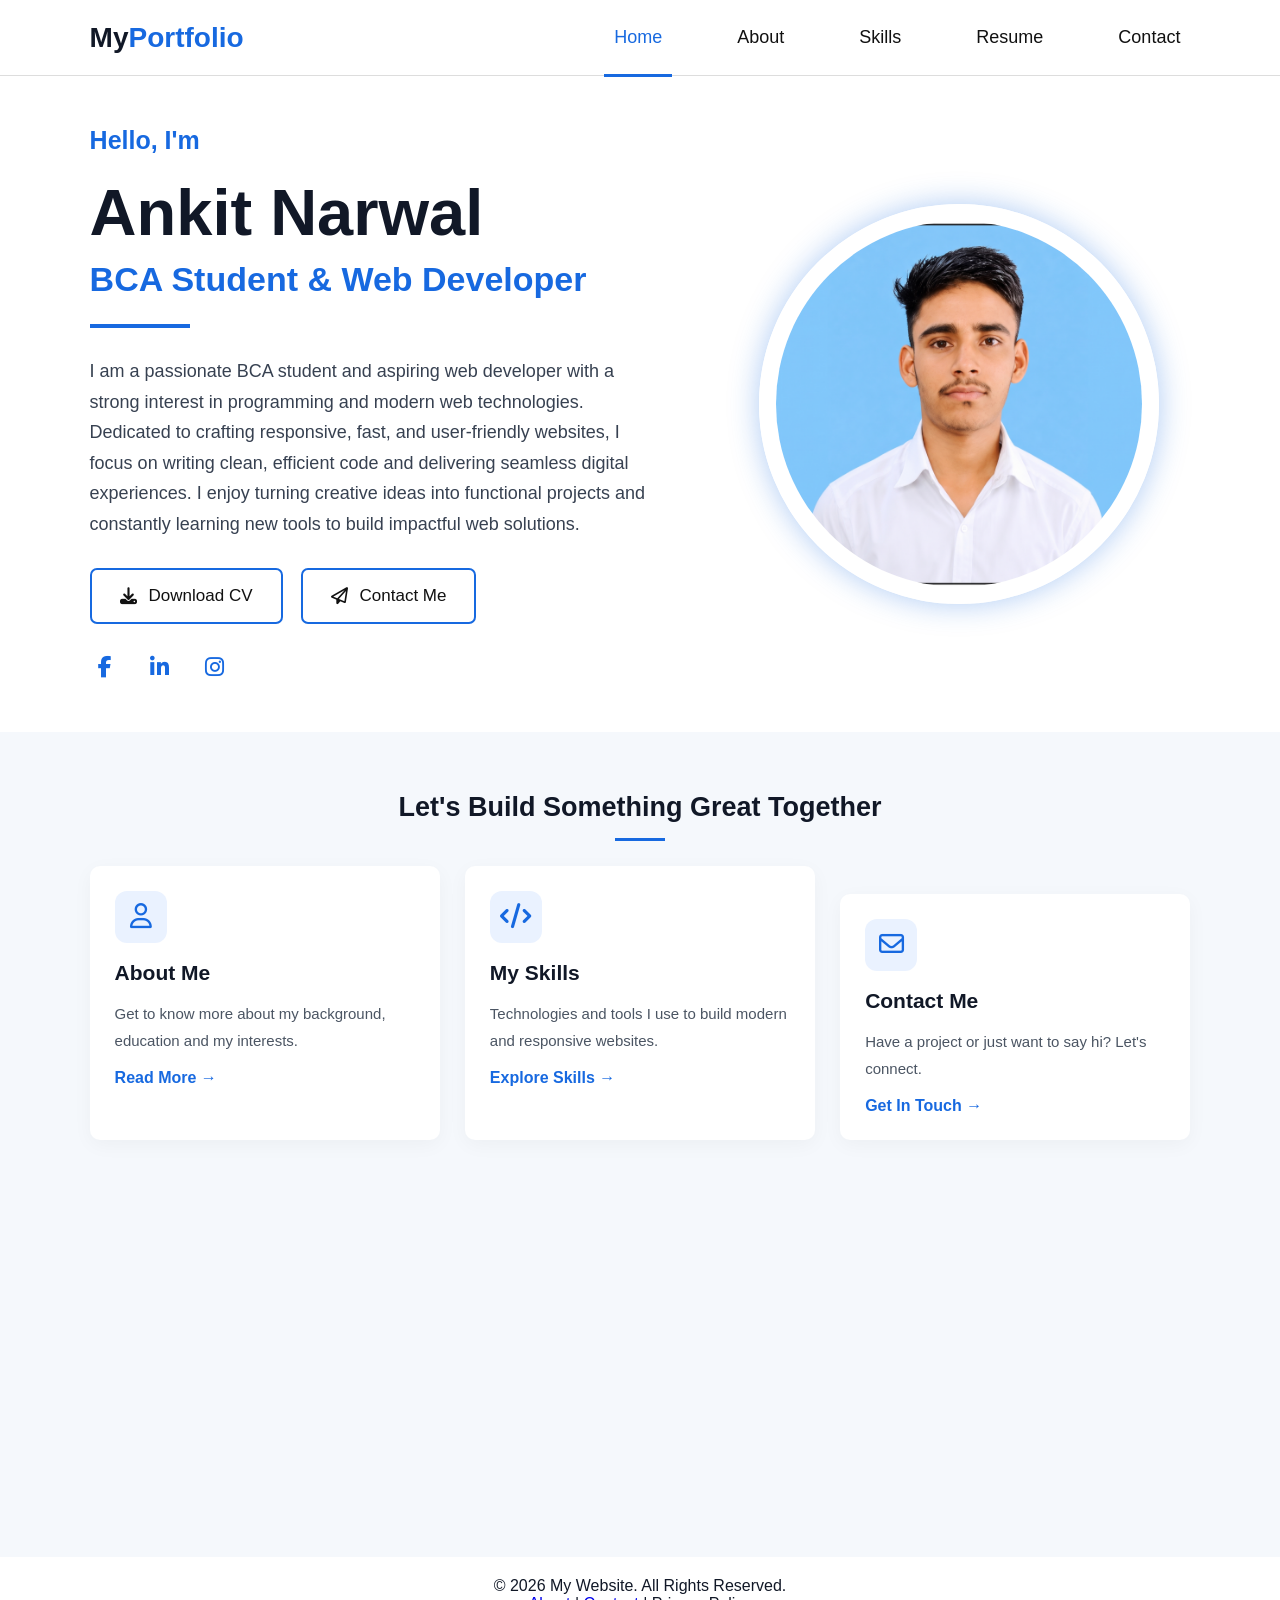
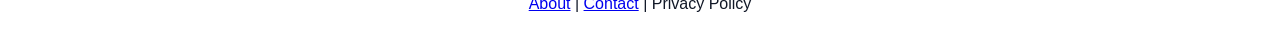
<file: index.html>
<!DOCTYPE html>
<html lang="en">
<head>
    <meta charset="UTF-8">
    <meta name="viewport" content="width=device-width, initial-scale=1.0">

    <title>MyPortfolio - BCA Student & Web Developer</title>

    <!-- CSS File -->
    <link rel="stylesheet" href="style.css">

    <!-- Font Awesome Icons -->
    <link rel="stylesheet"
          href="https://cdnjs.cloudflare.com/ajax/libs/font-awesome/6.5.1/css/all.min.css">
</head>

<body>

    <!-- ================= NAVBAR ================= -->
    <header>
        <nav class="navbar">

            <div class="logo">
                My<span>Portfolio</span>
            </div>

            <ul class="nav-links">
                <li><a href="home.html" class="active">Home</a></li>
                <li><a href="about.html">About</a></li>
                <li><a href="skills.html">Skills</a></li>
                <li><a href="resume.html">Resume</a></li>
                <li><a href="contact.html">Contact</a></li>
            </ul>

        </nav>
    </header>


    <!-- ================= HERO SECTION ================= -->
    <section class="hero" id="home">

        <div class="hero-text">

            <h3>Hello, I'm</h3>

            <h1>Ankit Narwal</h1>

            <h2>BCA Student & Web Developer</h2>

            <div class="line"></div>

            <p>
                I am a passionate BCA student and aspiring web developer with a strong interest in programming and modern web technologies.
                Dedicated to crafting responsive, fast, and user-friendly websites, I focus on writing clean, efficient code and delivering seamless digital experiences.
                I enjoy turning creative ideas into functional projects and constantly learning new tools to build impactful web solutions.
            </p>
<div class="buttons">
    <a href="cv.pdf" download="cv.pdf" id="downloadBtn" class="btn secondary">
        <i class="fa-solid fa-download"></i> Download CV
    </a>

    <a href="contact.html" class="btn secondary">
        <i class="fa-regular fa-paper-plane"></i> Contact Me
    </a>
</div>
            

            <!-- Social Media -->
            <div class="social-icons">
                <a href="https://www.facebook.com/Ankit.narwal335">
                    <i class="fa-brands fa-facebook-f"></i></a>
                <a href="https://www.linkedin.com/in/ankit-narwal9835359835">
                    <i class="fa-brands fa-linkedin-in"></i></a>
                <a href="https://www.instagram.com/ankit.narwal335?stkn=NWt1cDQ1cmR1cjhk">
                    <i class="fa-brands fa-instagram"></i></a>
            </div>

        </div>


        <!-- Profile Image -->
        <div class="hero-image">

            <div class="circle">
                <img src="NARWAL.png" alt="Profile Photo">
            </div>

        </div>

    </section>


    <!-- ================= CARDS SECTION ================= -->
    <section class="cards-section">

        <h2>Let's Build Something Great Together</h2>

        <div class="small-line"></div>

        <div class="cards">

            <!-- About -->
            <div class="card" id="about">

                <div class="icon">
                    <i class="fa-regular fa-user"></i>
                </div>

                <h3>About Me</h3>

                <p>
                    Get to know more about my background,
                    education and my interests.
                </p>

                <a href="about.html">
                    Read More →
                </a>

            </div>

            <!-- Skills -->
            <div class="card" id="skills">

                <div class="icon">
                    <i class="fa-solid fa-code"></i>
                </div>

                <h3>My Skills</h3>

                <p>
                    Technologies and tools I use to build
                    modern and responsive websites.
                </p>

                <a href="skills.html">
                    Explore Skills →
                </a>

            </div>
            <div class="buttons"> 

            <!-- Contact -->
            <div class="card" id="contact">

                <div class="icon">
                    <i class="fa-regular fa-envelope"></i>
                </div>

                <h3>Contact Me</h3>

                <p>
                    Have a project or just want to say hi?
                    Let's connect.
                </p>

                <a href="contact.html">
                    Get In Touch →
                </a>

            </div>
        </div>
    </section>

    <!-- ================= RESUME ================= -->
    <section id="resume"></section>
   <!-- Footer -->
    <footer>
      <p>&copy; 2026 My Website. All Rights Reserved.</p>
      <p><a href="about.html">About</a> | <a href="contact.html">Contact</a> | Privacy Policy</p>
    </footer>

    <!-- Toast Notification Box -->
    <div id="toast" class="toast">Resume download started!</div>

    <!-- JavaScript -->
    <script>
      const downloadBtn = document.getElementById("downloadBtn");
      const toast = document.getElementById("toast");

      downloadBtn.addEventListener("click", function(e) {
        e.preventDefault();       
        toast.className = "toast show"; 
        setTimeout(function() {
          window.open("cv.pdf", "_blank");
        }, 1500);
        setTimeout(function() { 
          toast.className = "toast"; 
        }, 6000);
      });
    </script>
  </body>
</html>
</file>
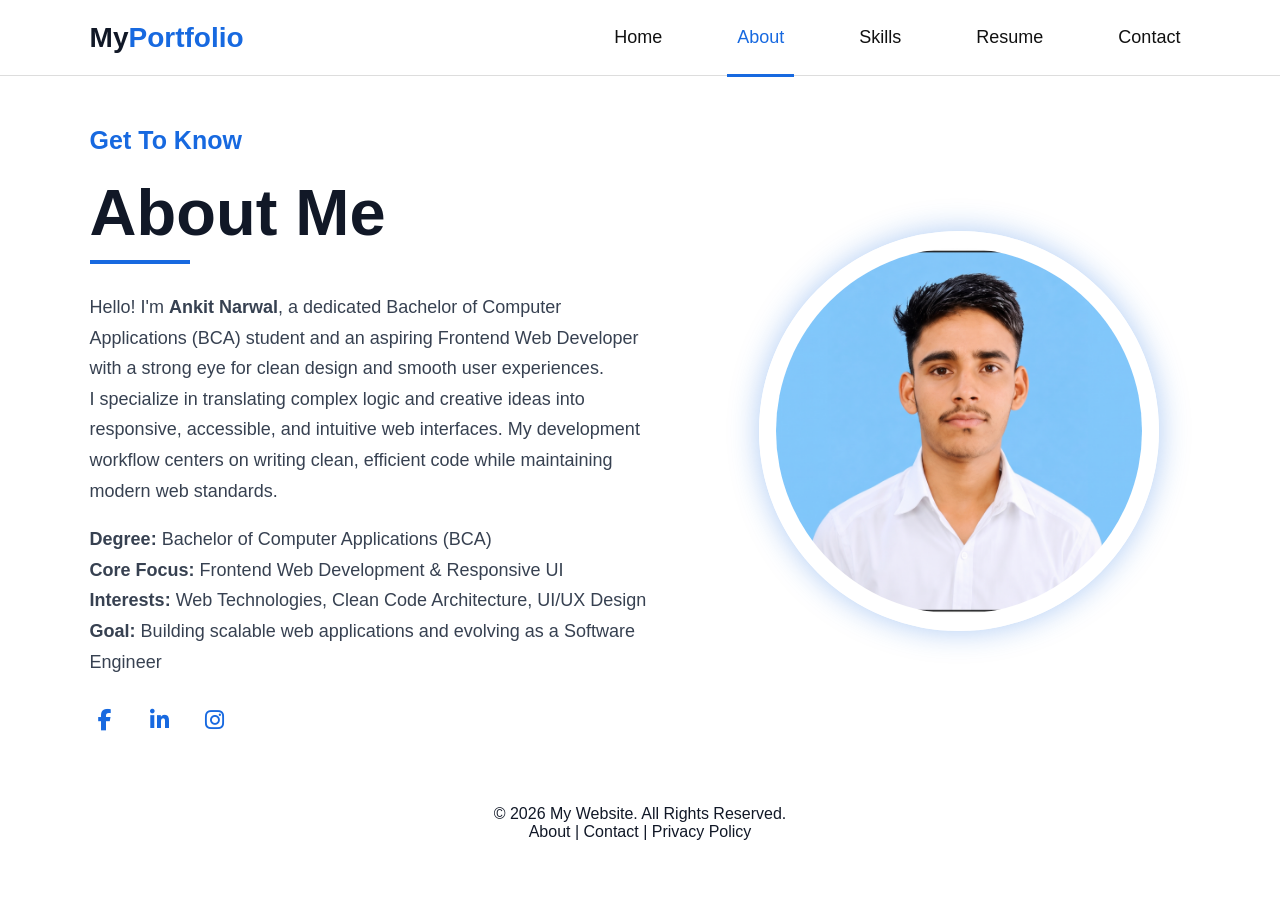
<file: about.html>
<!DOCTYPE html>
<html lang="en">
<head>
    <meta charset="UTF-8">
    <meta name="viewport" content="width=device-width, initial-scale=1.0">
    <title>About Me - Ankit Narwal</title>
    <!-- CSS File -->
    <link rel="stylesheet" href="style.css">
    <!-- Font Awesome Icons -->
    <link rel="stylesheet" href="https://cdnjs.cloudflare.com/ajax/libs/font-awesome/6.5.1/css/all.min.css">
</head>
<body>
    <!-- ================= NAVBAR ================= -->
    <header>
        <nav class="navbar">
            <div class="logo">
                My<span>Portfolio</span>
            </div>
            <ul class="nav-links">
                <li><a href="index.html">Home</a></li>
                <li><a href="about.html" class="active">About</a></li>
                <li><a href="skills.html">Skills</a></li>
                <li><a href="resume.html">Resume</a></li>
                <li><a href="contact.html">Contact</a></li>
            </ul>
        </nav>
    </header>
    <!-- ================= ABOUT SECTION ================= -->
    <section class="hero">
  <!-- About Text -->
  <div class="hero-text">
    <h3>Get To Know</h3>
    <h1>About Me</h1>
    <div class="line"></div>
    <p>
      Hello! I'm <b>Ankit Narwal</b>, a dedicated Bachelor of Computer Applications (BCA) student and an aspiring Frontend Web Developer with a strong eye for clean design and smooth user experiences.
    </p>
    <p>
      I specialize in translating complex logic and creative ideas into responsive, accessible, and intuitive web interfaces. My development workflow centers on writing clean, efficient code while maintaining modern web standards.
    </p>
    <br>
    <p>
      <b>Degree:</b> Bachelor of Computer Applications (BCA)<br>
      <b>Core Focus:</b> Frontend Web Development & Responsive UI<br>
      <b>Interests:</b> Web Technologies, Clean Code Architecture, UI/UX Design<br>
      <b>Goal:</b> Building scalable web applications and evolving as a Software Engineer
    </p>
        <!-- Social Media -->
            <div class="social-icons">
                <a href="https://www.facebook.com/Ankit.narwal335">
                    <i class="fa-brands fa-facebook-f"></i></a>
                <a href="https://www.linkedin.com/in/ankit-narwal9835359835">
                    <i class="fa-brands fa-linkedin-in"></i></a>
                <a href="https://www.instagram.com/ankit.narwal335?stkn=NWt1cDQ1cmR1cjhk">
                    <i class="fa-brands fa-instagram"></i></a>
            </div>     
        </div>
        <!-- Profile Photo -->
        <div class="hero-image">
            <div class="circle">
                <img src="NARWAL.png" alt="Profile Photo">
            </div>
        </div>
    </section>
     <footer>
    <p>© 2026 My Website. All Rights Reserved.</p>
    <p>About | Contact | Privacy Policy</p>
</footer>
</body>
</html>
</file>
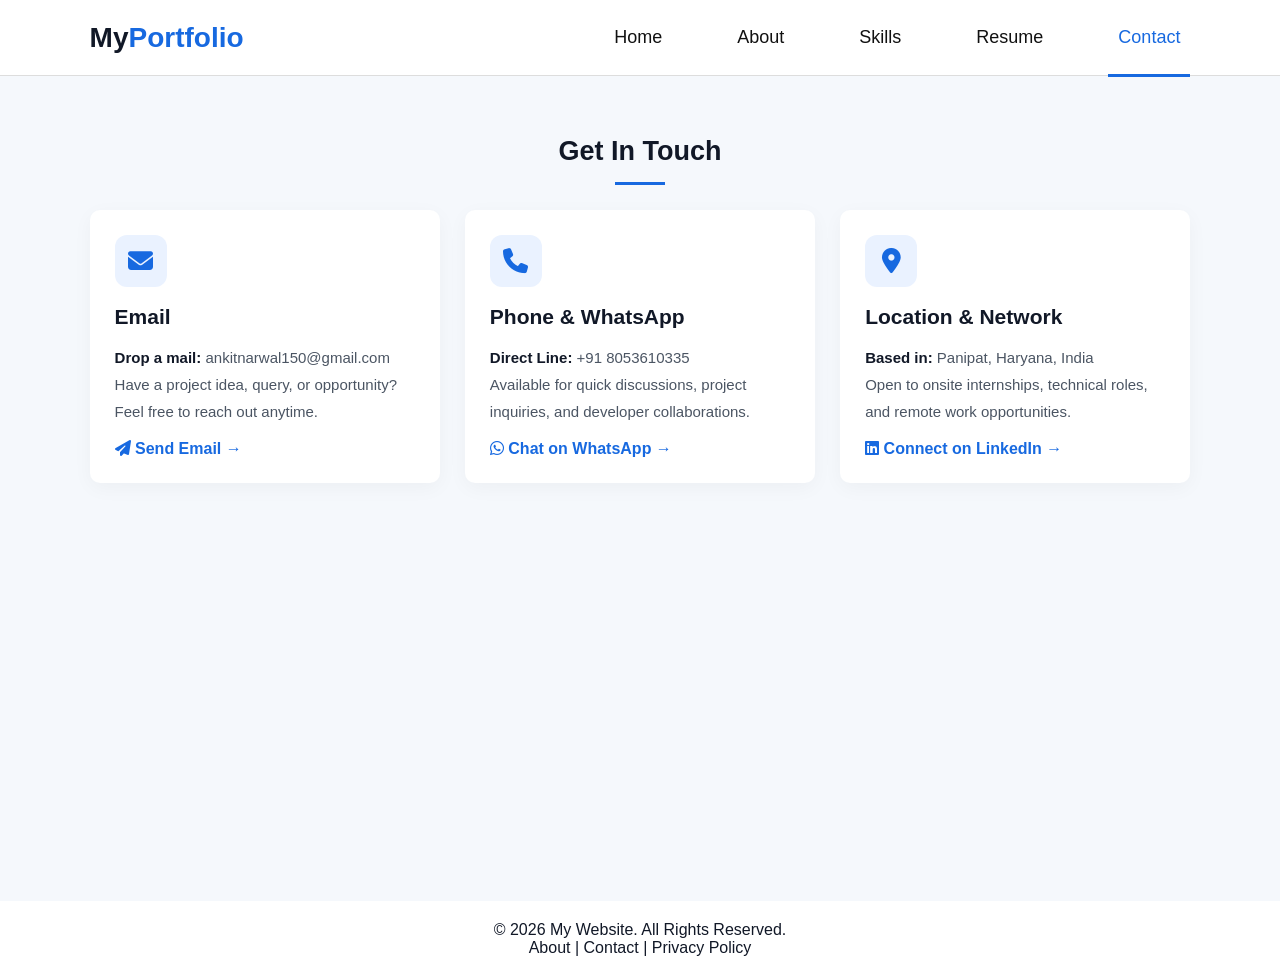
<file: contact.html>
<!DOCTYPE html>
<html lang="en">
<head>
    <meta charset="UTF-8">
    <meta name="viewport" content="width=device-width, initial-scale=1.0">
    <title>Contact Me - Ankit Narwal</title>
    <!-- CSS File -->
    <link rel="stylesheet" href="style.css">
    <!-- Font Awesome Icons -->
    <link rel="stylesheet" href="https://cdnjs.cloudflare.com/ajax/libs/font-awesome/6.5.1/css/all.min.css">
</head>
<body>
    <!-- ================= NAVBAR ================= -->
    <header>
        <nav class="navbar">
            <div class="logo">
                My<span>Portfolio</span>
            </div>
            <ul class="nav-links">
                <li><a href="index.html">Home</a></li>
                <li><a href="about.html">About</a></li>
                <li><a href="skills.html">Skills</a></li>
                <li><a href="resume.html">Resume</a></li>
                <li><a href="contact.html" class="active">Contact</a></li>
            </ul>
        </nav>
    </header>
    <!-- ================= CONTACT SECTION ================= -->
    <section class="cards-section">
        <h2>Get In Touch</h2>
        <div class="small-line"></div>
<div class="cards">
    <!-- Card 1: Email -->
    <div class="card">
      <div class="icon"><i class="fa-solid fa-envelope"></i></div>
      <h3>Email</h3>
      <p>
        <b>Drop a mail:</b> ankitnarwal150@gmail.com<br>
        Have a project idea, query, or opportunity? Feel free to reach out anytime.
      </p>
      <a href="mailto:ankitnarwal150@gmail.com">
        <i class="fa-solid fa-paper-plane"></i> Send Email &rarr;
      </a>
    </div>
    <!-- Card 2: Phone & WhatsApp -->
    <div class="card">
      <div class="icon"><i class="fa-solid fa-phone"></i></div>
      <h3>Phone & WhatsApp</h3>
      <p>
        <b>Direct Line:</b> +91 8053610335<br>
        Available for quick discussions, project inquiries, and developer collaborations.
      </p>
      <a href="https://wa.me/8053610335" target="_blank">
        <i class="fa-brands fa-whatsapp"></i> Chat on WhatsApp &rarr;
      </a>
    </div>
    <!-- Card 3: Location & LinkedIn -->
    <div class="card">
      <div class="icon"><i class="fa-solid fa-location-dot"></i></div>
      <h3>Location & Network</h3>
      <p>
        <b>Based in:</b> Panipat, Haryana, India<br>
        Open to onsite internships, technical roles, and remote work opportunities.
      </p>
      <a href="https://www.linkedin.com/in/ankit-narwal9835359835" target="_blank">
        <i class="fa-brands fa-linkedin"></i> Connect on LinkedIn &rarr;
      </a>
    </div>
  </div>        
    </section>
<footer>
    <p>© 2026 My Website. All Rights Reserved.</p>
    <p>About | Contact | Privacy Policy</p>
</footer>
</body>
</html>
</file>
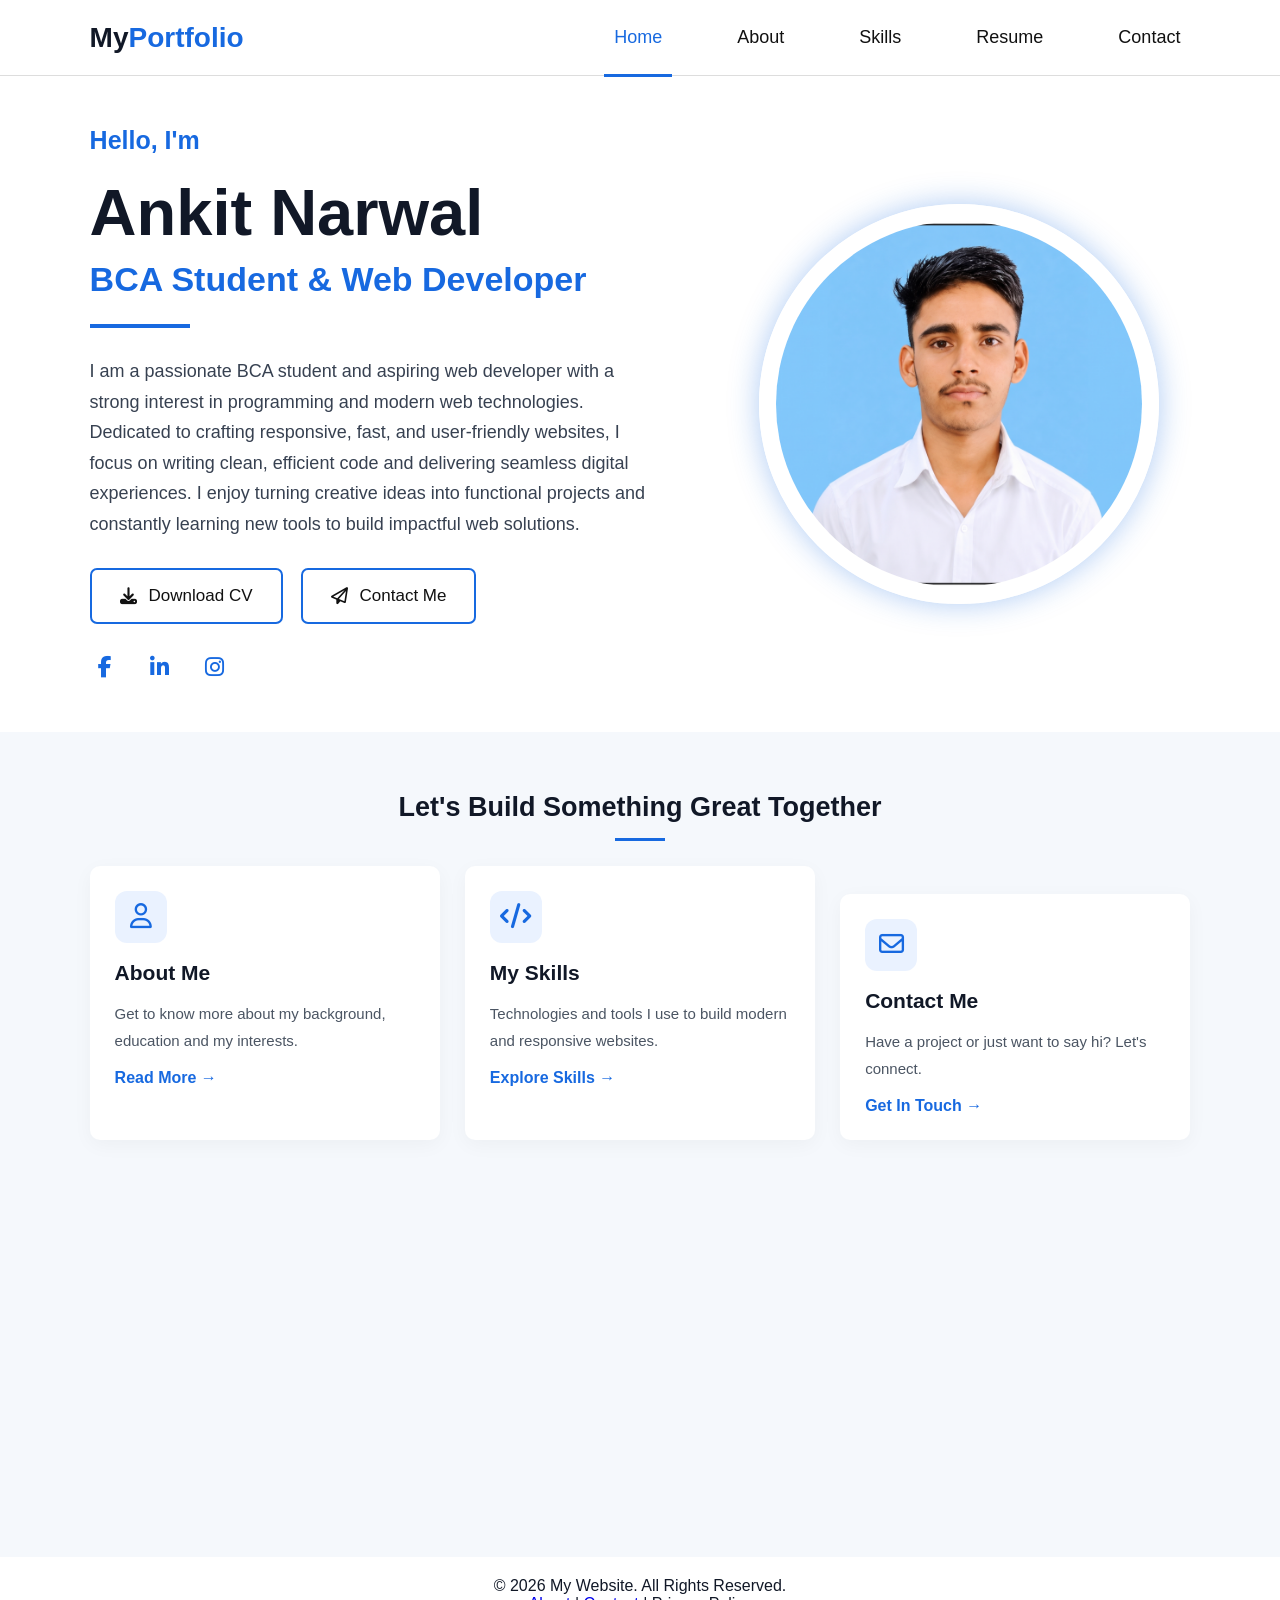
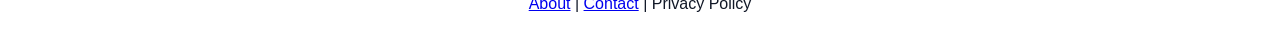
<file: home.html>
<!DOCTYPE html>
<html lang="en">
<head>
    <meta charset="UTF-8">
    <meta name="viewport" content="width=device-width, initial-scale=1.0">

    <title>MyPortfolio - BCA Student & Web Developer</title>

    <!-- CSS File -->
    <link rel="stylesheet" href="style.css">

    <!-- Font Awesome Icons -->
    <link rel="stylesheet"
          href="https://cdnjs.cloudflare.com/ajax/libs/font-awesome/6.5.1/css/all.min.css">
</head>

<body>

    <!-- ================= NAVBAR ================= -->
    <header>
        <nav class="navbar">

            <div class="logo">
                My<span>Portfolio</span>
            </div>

            <ul class="nav-links">
                <li><a href="#home" class="active">Home</a></li>
                <li><a href="about.html">About</a></li>
                <li><a href="skills.html">Skills</a></li>
                <li><a href="resume.html">Resume</a></li>
                <li><a href="contact.html">Contact</a></li>
            </ul>

        </nav>
    </header>


    <!-- ================= HERO SECTION ================= -->
    <section class="hero" id="home">

        <div class="hero-text">

            <h3>Hello, I'm</h3>

            <h1>Ankit Narwal</h1>

            <h2>BCA Student & Web Developer</h2>

            <div class="line"></div>

            <p>
                I am a passionate BCA student and aspiring web developer with a strong interest in programming and modern web technologies.
                Dedicated to crafting responsive, fast, and user-friendly websites, I focus on writing clean, efficient code and delivering seamless digital experiences.
                I enjoy turning creative ideas into functional projects and constantly learning new tools to build impactful web solutions.
            </p>
<div class="buttons">
    <a href="cv.pdf" download="cv.pdf" id="downloadBtn" class="btn secondary">
        <i class="fa-solid fa-download"></i> Download CV
    </a>

    <a href="contact.html" class="btn secondary">
        <i class="fa-regular fa-paper-plane"></i> Contact Me
    </a>
</div>
            

            <!-- Social Media -->
            <div class="social-icons">
                <a href="https://www.facebook.com/Ankit.narwal335">
                    <i class="fa-brands fa-facebook-f"></i></a>
                <a href="https://www.linkedin.com/in/ankit-narwal9835359835">
                    <i class="fa-brands fa-linkedin-in"></i></a>
                <a href="https://www.instagram.com/ankit.narwal335?stkn=NWt1cDQ1cmR1cjhk">
                    <i class="fa-brands fa-instagram"></i></a>
            </div>

        </div>


        <!-- Profile Image -->
        <div class="hero-image">

            <div class="circle">
                <img src="NARWAL.png" alt="Profile Photo">
            </div>

        </div>

    </section>


    <!-- ================= CARDS SECTION ================= -->
    <section class="cards-section">

        <h2>Let's Build Something Great Together</h2>

        <div class="small-line"></div>

        <div class="cards">

            <!-- About -->
            <div class="card" id="about">

                <div class="icon">
                    <i class="fa-regular fa-user"></i>
                </div>

                <h3>About Me</h3>

                <p>
                    Get to know more about my background,
                    education and my interests.
                </p>

                <a href="about.html">
                    Read More →
                </a>

            </div>

            <!-- Skills -->
            <div class="card" id="skills">

                <div class="icon">
                    <i class="fa-solid fa-code"></i>
                </div>

                <h3>My Skills</h3>

                <p>
                    Technologies and tools I use to build
                    modern and responsive websites.
                </p>

                <a href="skills.html">
                    Explore Skills →
                </a>

            </div>
            <div class="buttons"> 

            <!-- Contact -->
            <div class="card" id="contact">

                <div class="icon">
                    <i class="fa-regular fa-envelope"></i>
                </div>

                <h3>Contact Me</h3>

                <p>
                    Have a project or just want to say hi?
                    Let's connect.
                </p>

                <a href="contact.html">
                    Get In Touch →
                </a>

            </div>
        </div>
    </section>

    <!-- ================= RESUME ================= -->
    <section id="resume"></section>
   <!-- Footer -->
    <footer>
      <p>&copy; 2026 My Website. All Rights Reserved.</p>
      <p><a href="about.html">About</a> | <a href="contact.html">Contact</a> | Privacy Policy</p>
    </footer>

    <!-- Toast Notification Box -->
    <div id="toast" class="toast">Resume download started!</div>

    <!-- JavaScript -->
    <script>
      const downloadBtn = document.getElementById("downloadBtn");
      const toast = document.getElementById("toast");

      downloadBtn.addEventListener("click", function(e) {
        e.preventDefault();       
        toast.className = "toast show"; 
        setTimeout(function() {
          window.open("cv.pdf", "_blank");
        }, 1500);
        setTimeout(function() { 
          toast.className = "toast"; 
        }, 6000);
      });
    </script>
  </body>
</html>
</file>
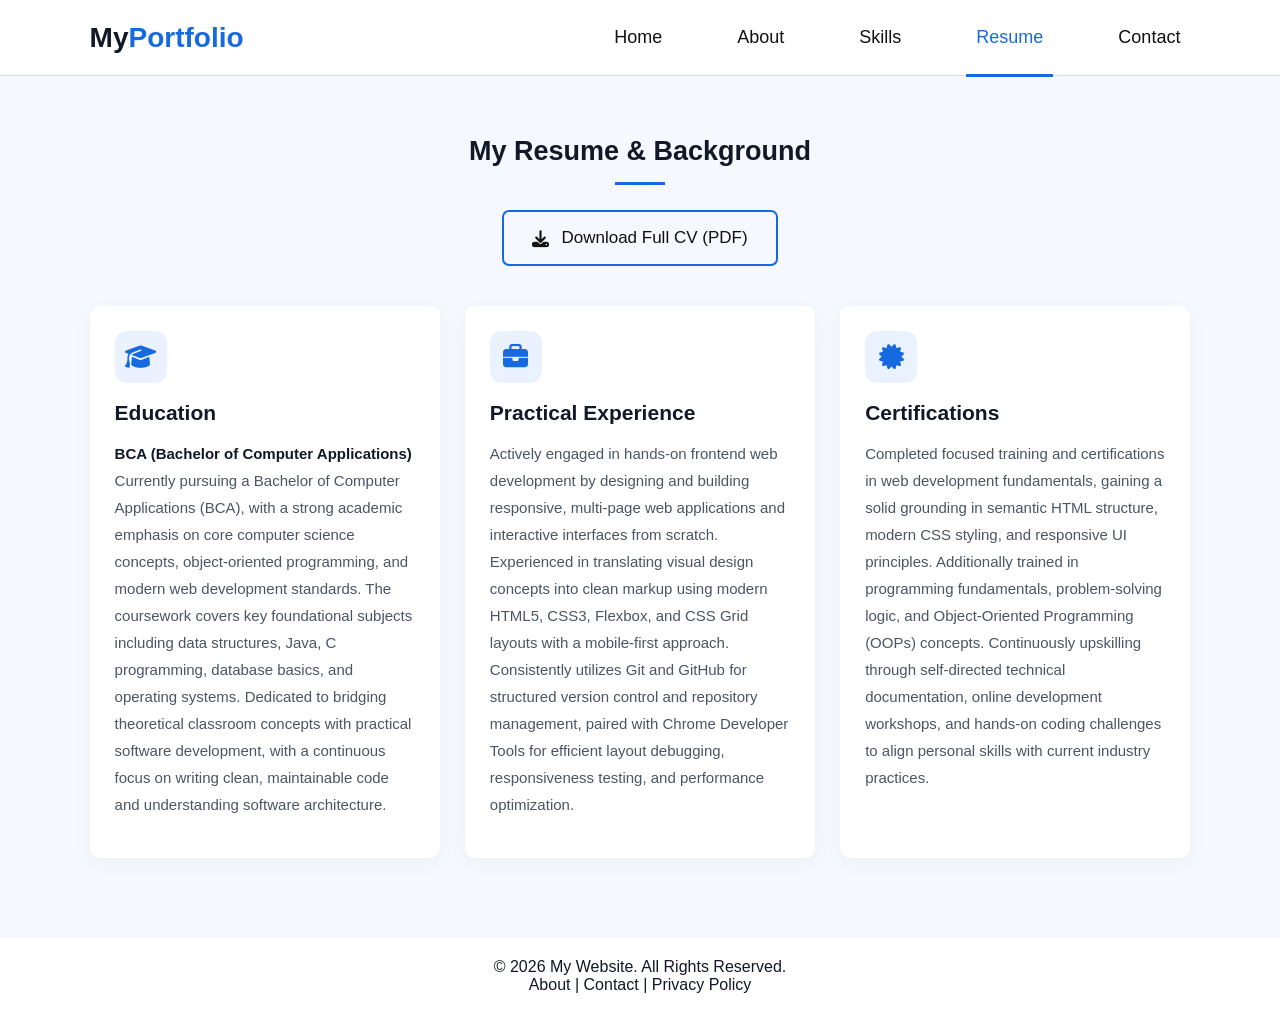
<file: resume.html>
<!DOCTYPE html>
<html lang="en">
<head>
    <meta charset="UTF-8">
    <meta name="viewport" content="width=device-width, initial-scale=1.0">
    <title>Resume - Ankit Narwal</title>

    <!-- CSS File -->
    <link rel="stylesheet" href="style.css">

    <!-- Font Awesome Icons -->
    <link rel="stylesheet" href="https://cdnjs.cloudflare.com/ajax/libs/font-awesome/6.5.1/css/all.min.css">
</head>
<body>

    <!-- ================= NAVBAR ================= -->
    <header>
        <nav class="navbar">
            <div class="logo">
                My<span>Portfolio</span>
            </div>
            <ul class="nav-links">
                <li><a href="index.html">Home</a></li>
                <li><a href="about.html">About</a></li>
                <li><a href="skills.html">Skills</a></li>
                <li><a href="resume.html" class="active">Resume</a></li>
                <li><a href="contact.html">Contact</a></li>
            </ul>
        </nav>
    </header>

    <!-- ================= RESUME SECTION ================= -->
    <section class="cards-section">
        <h2>My Resume & Background</h2>
        <div class="small-line"></div>

        <!-- Download Button -->
        <div class="buttons" style="justify-content: center; margin-bottom: 40px; margin-top: 0;">
            <a href="cv.pdf" download class="btn secondary">
                <i class="fa-solid fa-download"></i>
                Download Full CV (PDF)
            </a>
        </div>

        <div class="cards">

            <!-- Card 1: Education -->
            <div class="card">
                <div class="icon">
                    <i class="fa-solid fa-graduation-cap"></i>
                </div>
                <h3>Education</h3>
                <p>
                    <b>BCA (Bachelor of Computer Applications)</b><br>
                    Currently pursuing a Bachelor of Computer Applications (BCA), 
                    with a strong academic emphasis on core computer science concepts, object-oriented programming, and modern web development standards.
                    The coursework covers key foundational subjects including data structures, Java, C programming, database basics, and operating systems.
                    Dedicated to bridging theoretical classroom concepts with practical software development, with a continuous focus on writing clean, maintainable code and understanding software architecture.
                </p>
            </div>

            <!-- Card 2: Experience / Practical Work -->
            <div class="card">
                <div class="icon">
                    <i class="fa-solid fa-briefcase"></i>
                </div>
                <h3>Practical Experience</h3>
                <p>
                    Actively engaged in hands-on frontend web development by designing and building responsive, multi-page web applications and interactive interfaces from scratch.
                    Experienced in translating visual design concepts into clean markup using modern HTML5, CSS3, Flexbox, and CSS Grid layouts with a mobile-first approach.
                    Consistently utilizes Git and GitHub for structured version control and repository management, paired with Chrome Developer Tools for efficient layout debugging, responsiveness testing, and performance optimization.
                </p>
            </div>

            <!-- Card 3: Certifications -->
            <div class="card">
                <div class="icon">
                    <i class="fa-solid fa-certificate"></i>
                </div>
                <h3>Certifications</h3>
                <p>
                    Completed focused training and certifications in web development fundamentals, gaining a solid grounding in semantic HTML structure, modern CSS styling, and responsive UI principles.
                    Additionally trained in programming fundamentals, problem-solving logic, and Object-Oriented Programming (OOPs) concepts.
                    Continuously upskilling through self-directed technical documentation, online development workshops, and hands-on coding challenges to align personal skills with current industry practices.
                </p>
            </div>

        </div>
    </section>
 <footer>
    <p>© 2026 My Website. All Rights Reserved.</p>
    <p>About | Contact | Privacy Policy</p>
</footer>
</body>
</html>
</file>
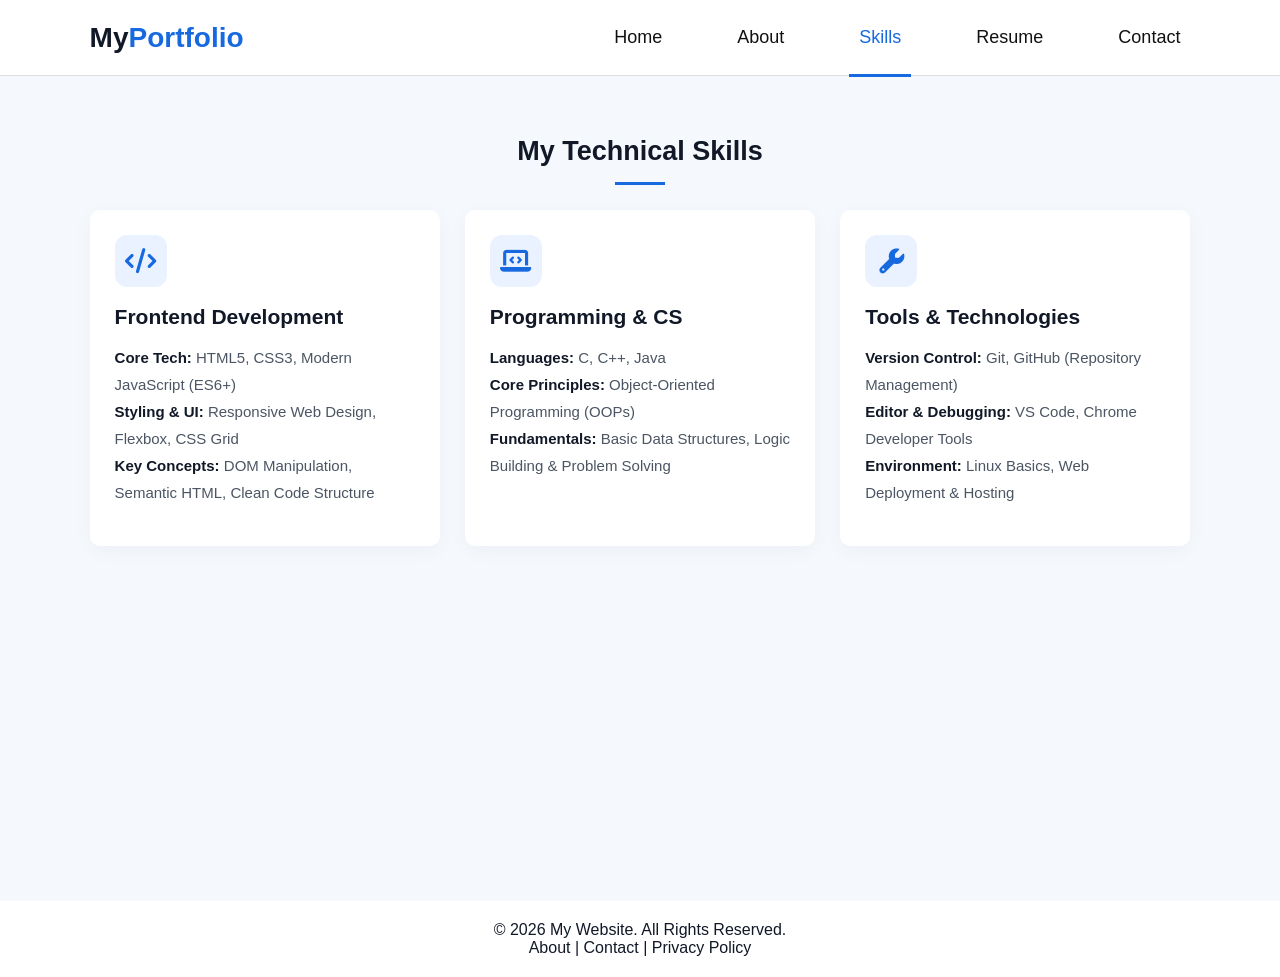
<file: skills.html>
<!DOCTYPE html>
<html lang="en">
<head>
    <meta charset="UTF-8">
    <meta name="viewport" content="width=device-width, initial-scale=1.0">
    <title>My Skills - Ankit Narwal</title>
    <!-- CSS File -->
    <link rel="stylesheet" href="style.css">
    <!-- Font Awesome Icons -->
    <link rel="stylesheet" href="https://cdnjs.cloudflare.com/ajax/libs/font-awesome/6.5.1/css/all.min.css">
</head>
<body>
    <!-- ================= NAVBAR ================= -->
    <header>
        <nav class="navbar">
            <div class="logo">
                My<span>Portfolio</span>
            </div>
            <ul class="nav-links">
                <li><a href="index.html">Home</a></li>
                <li><a href="about.html">About</a></li>
                <li><a href="skills.html" class="active">Skills</a></li>
                <li><a href="resume.html">Resume</a></li>
                <li><a href="contact.html">Contact</a></li>
            </ul>
        </nav>
    </header>
    <!-- ================= SKILLS SECTION ================= -->
    <section class="cards-section">
  <h2>My Technical Skills</h2>
  <div class="small-line"></div>
  <div class="cards">
    <!-- Card 1 -->
    <div class="card">
      <div class="icon"><i class="fa-solid fa-code"></i></div>
      <h3>Frontend Development</h3>
      <p>
        <b>Core Tech:</b> HTML5, CSS3, Modern JavaScript (ES6+)<br>
        <b>Styling & UI:</b> Responsive Web Design, Flexbox, CSS Grid<br>
        <b>Key Concepts:</b> DOM Manipulation, Semantic HTML, Clean Code Structure
      </p>
    </div>
    <!-- Card 2 -->
    <div class="card">
      <div class="icon"><i class="fa-solid fa-laptop-code"></i></div>
      <h3>Programming & CS</h3>
      <p>
        <b>Languages:</b> C, C++, Java<br>
        <b>Core Principles:</b> Object-Oriented Programming (OOPs)<br>
        <b>Fundamentals:</b> Basic Data Structures, Logic Building & Problem Solving
      </p>
    </div>
    <!-- Card 3 -->
    <div class="card">
      <div class="icon"><i class="fa-solid fa-wrench"></i></div>
      <h3>Tools & Technologies</h3>
      <p>
        <b>Version Control:</b> Git, GitHub (Repository Management)<br>
        <b>Editor & Debugging:</b> VS Code, Chrome Developer Tools<br>
        <b>Environment:</b> Linux Basics, Web Deployment & Hosting
      </p>
    </div>
  </div>
</section>
 <footer>
    <p>© 2026 My Website. All Rights Reserved.</p>
    <p>About | Contact | Privacy Policy</p>
</footer>
</body>
</html>
</file>
<file: style.css>
/* ================= BASIC ================= */
* {
    margin: 0;
    padding: 0;
    box-sizing: border-box;
}
html {
    scroll-behavior: smooth;
}
body {
    font-family: Arial, sans-serif;
    color: #111827;
    background: white;
}
/* ================= NAVBAR ================= */
header {
    border-bottom: 1px solid #ddd;
}
.navbar {
    height: 75px;
    display: flex;
    align-items: center;
    justify-content: space-between;
    padding: 0 7%;
}
.logo {
    font-size: 28px;
    font-weight: bold;
}
.logo span {
    color: #1769e0;
}
.nav-links {
    display: flex;
    list-style: none;
    gap: 55px;
}
.nav-links a {
    text-decoration: none;
    color: #111;
    font-size: 18px;
    padding: 27px 10px;
}
.nav-links a:hover,
.nav-links .active {
    color: #1769e0;
    border-bottom: 3px solid #1769e0;
}
/* ================= HERO ================= */
.hero {
    min-height: 560px;
    display: flex;
    align-items: center;
    justify-content: space-between;
    padding: 50px 7%;
}
.hero-text {
    width: 52%;
}
.hero-text h3 {
    color: #1769e0;
    font-size: 25px;
    margin-bottom: 20px;
}
.hero-text h1 {
    font-size: 65px;
    margin-bottom: 10px;
}
.hero-text h2 {
    color: #1769e0;
    font-size: 34px;
    margin-bottom: 25px;
}
.line {
    width: 100px;
    height: 4px;
    background: #1769e0;
    margin-bottom: 28px;
}
.hero-text p {
    font-size: 18px;
    line-height: 1.7;
    max-width: 650px;
    color: #374151;
}
/* ================= BUTTONS ================= */
.buttons {
    display: flex;
    gap: 18px;
    margin-top: 28px;
}
.btn {
    text-decoration: none;
    padding: 16px 28px;
    border-radius: 7px;
    font-size: 17px;
    display: inline-flex;
    gap: 12px;
    align-items: center;
}
.primary {
    background: #1769e0;
    color: white;
    border: 2px solid #1769e0;
}
.secondary {
    border: 2px solid #1769e0;
    color: #111;
}
.primary:hover {
    background: #0d55bd;
}
.secondary:hover {
    background: #1769e0;
    color: white;
}
/* ================= SOCIAL ICONS ================= */
.social-icons {
    display: flex;
    gap: 25px;
    margin-top: 28px;
}
.social-icons a {
    width: 30px;
    height: 30px;
    display: flex;
    align-items: center;
    justify-content: center;
    color: #1769e0;
    font-size: 22px;
    text-decoration: none;
}
/* ================= PROFILE IMAGE ================= */
.hero-image {
    width: 42%;
    display: flex;
    justify-content: center;
}
.circle {
    width: 400px;
    height: 400px;
    border-radius: 50%;
    padding: 10px;
    border: 7px solid white;
    box-shadow: 0 0 30px rgba(23, 105, 224, 0.35);
    overflow: hidden;
}
.circle img {
    width: 100%;
    height: 100%;
    object-fit: cover;
    border-radius: 50%;
}
/* ================= CARDS SECTION ================= */
.cards-section {
    background: #f5f8fc;
    padding: 60px 7% 80px; /* thoda padding badha di */
    text-align: center;
    min-height: calc(100vh - 75px); /* <-- YE LINE ADD KAREIN (Screen poori bhari dikhegi) */
}
.cards-section > h2 {
    font-size: 27px;
    margin-bottom: 15px;
}
.small-line {
    width: 50px;
    height: 3px;
    background: #1769e0;
    margin: auto;
    margin-bottom: 25px;
}
/* ================= CARDS ================= */
.cards {
    display: grid;
    grid-template-columns: repeat(3, 1fr);
    gap: 25px;
}
.card {
    background: white;
    text-align: left;
    padding: 25px;
    min-height: 230px;
    border-radius: 10px;
    box-shadow: 0 5px 20px rgba(0, 0, 0, 0.04);
}
.icon {
    width: 52px;
    height: 52px;
    display: flex;
    align-items: center;
    justify-content: center;
    background: #eaf2ff;
    color: #1769e0;
    border-radius: 12px;
    font-size: 25px;
    margin-bottom: 18px;
}
.card h3 {
    font-size: 21px;
    margin-bottom: 15px;
}
.card p {
    color: #4b5563;
    font-size: 15px;      
    line-height: 1.8;      
    margin-bottom: 15px;
}
.card p b {
    color: #111827;
    display: inline-block;
}
.card a {
    color: #1769e0;
    font-weight: bold;
    text-decoration: none;
    font-size: 16px;
}
.card:hover {
    transform: translateY(-5px);
    transition: 0.3s;
}
/* ================= MOBILE ================= */
@media (max-width: 900px) {
    .navbar {
        height: auto;
        padding: 20px;
        flex-direction: column;
        gap: 20px;
    }
    .nav-links {
        gap: 15px;
        flex-wrap: wrap;
        justify-content: center;
    }
    .nav-links a {
        padding: 10px;
    }
    .hero {
        flex-direction: column;
        text-align: center;
        padding: 50px 20px;
    }
    .hero-text {
        width: 100%;
    }
    .hero-text h1 {
        font-size: 48px;
    }
    .hero-text h2 {
        font-size: 27px;
    }
    .line {
        margin: 20px auto;
    }
    .buttons {
        justify-content: center;
        flex-wrap: wrap;
    }
    .social-icons {
        justify-content: center;
    }
    .hero-image {
        width: 100%;
        margin-top: 40px;
    }
    .circle {
        width: 300px;
        height: 300px;
    }
    .cards {
        grid-template-columns: 1fr 1fr;
    }
}
@media (max-width: 600px) {
    .nav-links {
        gap: 5px;
    }
    .nav-links a {
        font-size: 15px;
    }
    .hero-text h1 {
        font-size: 40px;
    }
    .hero-text h2 {
        font-size: 23px;
    }
    .cards {
        grid-template-columns: 1fr;
    }
    .circle {
        width: 250px;
        height: 250px;
    }
}
footer {
    text-align: center;
    padding: 20px;
}

/* Centered Notice with CSS Animation */
.toast {
    visibility: hidden;
    min-width: 250px;
    background-color: #2563eb;
    color: #ffffff;
    text-align: center;
    border-radius: 8px;
    padding: 12px 20px;
    position: fixed;
    z-index: 1000;
    right: 25px;
    bottom: 25px;
    font-size: 14px;
    font-weight: 500;
    box-shadow: 0 4px 12px rgba(0, 0, 0, 0.15);
    opacity: 0;
    transition: opacity 0.4s ease, bottom 0.4s ease;
}

.toast.show {
    visibility: visible;
    opacity: 1;
    bottom: 35px;
}
</file>
